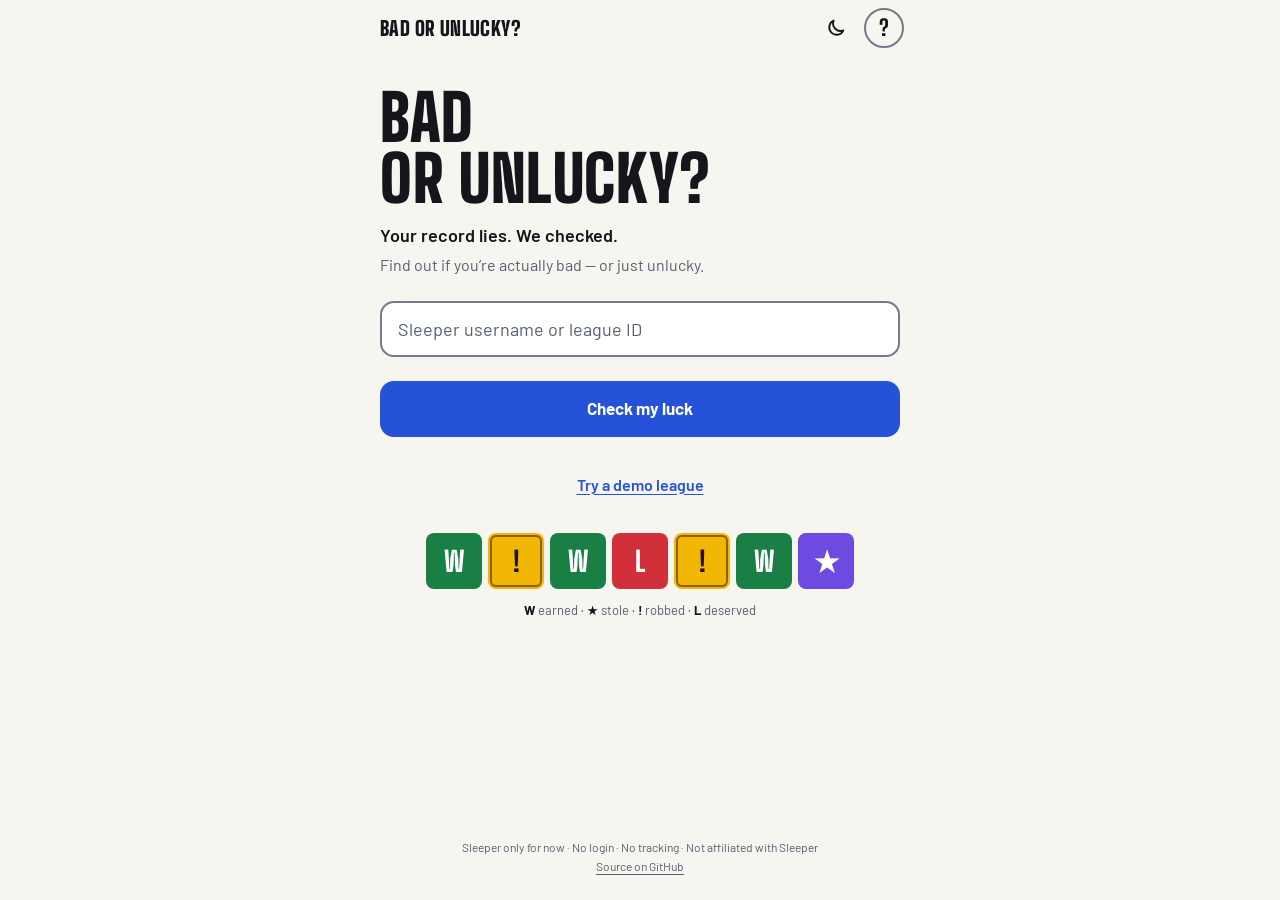
<file: index.html>
<!doctype html>
<html lang="en">
<head>
  <meta charset="utf-8">
  <meta http-equiv="Content-Security-Policy" content="default-src 'self'; script-src 'self'; style-src 'self'; img-src 'self' https://sleepercdn.com; font-src 'self'; connect-src https://api.sleeper.app https://api.sleeper.com; base-uri 'none'; form-action 'none'; object-src 'none'">
  <meta name="referrer" content="strict-origin-when-cross-origin">
  <meta name="viewport" content="width=device-width, initial-scale=1, viewport-fit=cover">
  <title>Bad or Unlucky?</title>
  <meta name="description" content="Is your fantasy football team actually bad, or just unlucky? Enter your Sleeper username and get a verdict in seconds. No login, no tracking.">
  <meta property="og:type" content="website">
  <meta property="og:site_name" content="Bad or Unlucky?">
  <meta property="og:title" content="Bad or Unlucky?">
  <meta property="og:description" content="Your record lies. We checked. Find out if your fantasy team is actually bad — or just unlucky.">
  <meta name="color-scheme" content="light dark">
  <meta name="theme-color" content="#F7F5F0" media="(prefers-color-scheme: light)">
  <meta name="theme-color" content="#0F1115" media="(prefers-color-scheme: dark)">
  <link rel="icon" href="assets/favicon.svg" type="image/svg+xml">
  <link rel="preload" href="assets/fonts/big-shoulders-display-latin.woff2" as="font" type="font/woff2" crossorigin>
  <link rel="stylesheet" href="css/styles.css">
  <script src="js/theme.js"></script>
  <script type="module" src="js/app.js"></script>
</head>
<body>
  <header class="topbar">
    <div class="topbar-inner">
      <button class="icon-btn back-btn" id="back-btn" type="button" aria-label="Back" hidden>
        <svg viewBox="0 0 24 24" width="24" height="24" aria-hidden="true" focusable="false"><path d="M15 5l-7 7 7 7" fill="none" stroke="currentColor" stroke-width="2.4" stroke-linecap="round" stroke-linejoin="round"/></svg>
      </button>
      <a class="wordmark" href="#/">Bad or Unlucky?</a>
      <div class="topbar-actions">
        <button class="icon-btn" id="theme-btn" type="button" aria-label="Switch to dark theme">
          <svg class="icon-moon" viewBox="0 0 24 24" width="22" height="22" aria-hidden="true" focusable="false"><path d="M20 14.5A8 8 0 0 1 9.5 4a8 8 0 1 0 10.5 10.5z" fill="none" stroke="currentColor" stroke-width="2" stroke-linejoin="round"/></svg>
          <svg class="icon-sun" viewBox="0 0 24 24" width="22" height="22" aria-hidden="true" focusable="false"><circle cx="12" cy="12" r="4.2" fill="none" stroke="currentColor" stroke-width="2"/><path d="M12 2.5v2.2M12 19.3v2.2M2.5 12h2.2M19.3 12h2.2M5.3 5.3l1.6 1.6M17.1 17.1l1.6 1.6M5.3 18.7l1.6-1.6M17.1 6.9l1.6-1.6" stroke="currentColor" stroke-width="2" stroke-linecap="round"/></svg>
        </button>
        <button class="icon-btn help-btn" id="help-btn" type="button" aria-haspopup="dialog" aria-controls="how" aria-label="How it works">?</button>
      </div>
    </div>
  </header>

  <main id="app" tabindex="-1">
    <noscript><p class="noscript">Bad or Unlucky? needs JavaScript to read your league from Sleeper. Nothing is tracked.</p></noscript>
  </main>

  <footer class="site-footer">
    <p>Sleeper only for now · No login · No tracking · Not affiliated with Sleeper</p>
    <p><a href="https://github.com/tylercairney99/bad-or-unlucky" rel="noopener">Source on GitHub</a></p>
  </footer>

  <div class="toast" id="toast" role="status" aria-live="polite"></div>
  <div class="sr-only" id="announcer" aria-live="polite"></div>

  <dialog class="sheet" id="how" aria-labelledby="how-title">
    <div class="sheet-inner">
      <div class="sheet-handle" aria-hidden="true"></div>
      <div class="sheet-head">
        <h2 id="how-title">How it works</h2>
        <button class="icon-btn" type="button" data-close aria-label="Close">
          <svg viewBox="0 0 24 24" width="22" height="22" aria-hidden="true" focusable="false"><path d="M6 6l12 12M18 6L6 18" stroke="currentColor" stroke-width="2.4" stroke-linecap="round"/></svg>
        </button>
      </div>
      <ol class="how-list">
        <li>We pull your league from Sleeper — public data, no login.</li>
        <li>Each week we compare your score with <em>every</em> team, not just your opponent.</li>
        <li>
          Each week gets a tile:
          <ul class="legend-list">
            <li><span class="tile tile-sm" data-k="earned" aria-hidden="true">W</span> Earned win — won and beat half the league</li>
            <li><span class="tile tile-sm" data-k="stole" aria-hidden="true">★</span> Stole a win — won but scored low</li>
            <li><span class="tile tile-sm" data-k="robbed" aria-hidden="true">!</span> Robbed — lost but beat half the league</li>
            <li><span class="tile tile-sm" data-k="deserved" aria-hidden="true">L</span> Deserved loss</li>
          </ul>
        </li>
        <li>Luck = schedule, opponents who went off against you, injuries, and your players slumping vs their own trend.</li>
      </ol>
      <table class="matrix">
        <caption class="sr-only">Verdicts by team strength and luck</caption>
        <thead>
          <tr><td></td><th scope="col">Unlucky</th><th scope="col">Fair</th><th scope="col">Lucky</th></tr>
        </thead>
        <tbody>
          <tr><th scope="row">Strong</th><td><span class="vchip" data-v="ROBBED">Robbed</span></td><td><span class="vchip" data-v="LEGIT">Legit</span></td><td><span class="vchip" data-v="COOKING">Cooking</span></td></tr>
          <tr><th scope="row">Weak</th><td><span class="vchip" data-v="CURSED">Cursed</span></td><td><span class="vchip" data-v="BAD">Bad</span></td><td><span class="vchip" data-v="FRAUD">Fraud</span></td></tr>
        </tbody>
      </table>
      <p class="footnote">Estimates, not gospel.</p>
      <button class="btn btn-primary" type="button" data-close>Got it</button>
    </div>
  </dialog>
</body>
</html>
</file>
<file: css/styles.css>
/* Bad or Unlucky? — styles. Tokens from docs/DESIGN_BRIEF.md §3 (UI font swapped to Barlow per D10). */

/* ───────────── fonts (self-hosted, OFL — see assets/fonts/OFL.txt) ───────────── */
@font-face {
  font-family: 'Barlow';
  font-style: normal;
  font-weight: 400;
  font-display: swap;
  src: url(../assets/fonts/barlow-400-latin.woff2) format('woff2');
}
@font-face {
  font-family: 'Barlow';
  font-style: normal;
  font-weight: 600;
  font-display: swap;
  src: url(../assets/fonts/barlow-600-latin.woff2) format('woff2');
}
@font-face {
  font-family: 'Barlow';
  font-style: normal;
  font-weight: 700;
  font-display: swap;
  src: url(../assets/fonts/barlow-700-latin.woff2) format('woff2');
}
@font-face {
  font-family: 'Big Shoulders Display';
  font-style: normal;
  font-weight: 800 900; /* variable font file */
  font-display: swap;
  src: url(../assets/fonts/big-shoulders-display-latin.woff2) format('woff2');
}

/* ───────────── tokens ───────────── */
:root {
  /* LIGHT */
  --bg: #F7F5F0; --surface: #FFFFFF; --surface-2: #EFECE4; --text: #14161B; --muted: #566070;
  --border: #D9D5CA; --input-border: #737A89; --accent: #2552D9; --on-accent: #FFFFFF; --focus: #1B3FB3; --error: #B3261E;
  --t-earned: #1A7F45; --t-earned-fg: #FFFFFF; --t-stole: #6E4BE0; --t-stole-fg: #FFFFFF;
  --t-robbed: #F2B705; --t-robbed-fg: #1A1300; --t-robbed-ring: #8A6100;
  --t-deserved: #D12F3A; --t-deserved-fg: #FFFFFF; --t-tie: #6B7385; --t-tie-fg: #FFFFFF; --t-bye: #DEDACF; --t-bye-fg: #4A5160;
  --v-robbed: #8A6100; --v-legit: #16743F; --v-cooking: #A84300; --v-cursed: #0B7285; --v-bad: #C42B36; --v-fraud: #5B3BC4;
  --sh-1: 0 1px 2px rgba(20,22,27,.06), 0 6px 18px rgba(20,22,27,.08); --sh-2: 0 -8px 40px rgba(20,22,27,.18);
  --r-sm: 8px; --r-md: 14px; --r-lg: 18px; --r-xl: 24px; --r-pill: 999px;
  --s-1: 4px; --s-2: 8px; --s-3: 12px; --s-4: 16px; --s-5: 24px; --s-6: 32px; --s-7: 48px; --s-8: 64px;
  --ease-out: cubic-bezier(.2,.8,.2,1); --ease-stamp: cubic-bezier(.2,.9,.3,1.4);
  --dur-flip: 320ms; --dur-stamp: 380ms; --stagger: 70ms; --col: 520px; --tile: 44px;
  --font-display: 'Big Shoulders Display', Impact, 'Arial Narrow Bold', sans-serif;
  --font-ui: 'Barlow', system-ui, -apple-system, 'Segoe UI', sans-serif;
  --gutter: 16px;
  color-scheme: light;
}
:root[data-theme="dark"] {
  --bg: #0F1115; --surface: #181B22; --surface-2: #20242D; --text: #F2F4F8; --muted: #A3ABBA;
  --border: #2C313C; --input-border: #6B7385; --accent: #5B8CFF; --on-accent: #0A0F1E; --focus: #8FB0FF; --error: #FF8A90;
  --t-earned: #2FA866; --t-earned-fg: #04150B; --t-stole: #9B7BFF; --t-stole-fg: #0D0620;
  --t-robbed: #F2B705; --t-robbed-fg: #1A1300; --t-robbed-ring: #F2B705;
  --t-deserved: #F0545B; --t-deserved-fg: #1F0508; --t-tie: #6B7385; --t-tie-fg: #FFFFFF; --t-bye: #2A2F3A; --t-bye-fg: #A3ABBA;
  --v-robbed: #F5C518; --v-legit: #3DD68C; --v-cooking: #FF8A3D; --v-cursed: #4FD1E6; --v-bad: #FF6B73; --v-fraud: #B79CFF;
  --sh-1: 0 1px 0 rgba(255,255,255,.04) inset, 0 10px 28px rgba(0,0,0,.45); --sh-2: 0 -10px 48px rgba(0,0,0,.6);
  color-scheme: dark;
}
/* Same dark tokens when JS is off (no data-theme) and the OS prefers dark. */
@media (prefers-color-scheme: dark) {
  :root:not([data-theme="light"]) {
    --bg: #0F1115; --surface: #181B22; --surface-2: #20242D; --text: #F2F4F8; --muted: #A3ABBA;
    --border: #2C313C; --input-border: #6B7385; --accent: #5B8CFF; --on-accent: #0A0F1E; --focus: #8FB0FF; --error: #FF8A90;
    --t-earned: #2FA866; --t-earned-fg: #04150B; --t-stole: #9B7BFF; --t-stole-fg: #0D0620;
    --t-robbed: #F2B705; --t-robbed-fg: #1A1300; --t-robbed-ring: #F2B705;
    --t-deserved: #F0545B; --t-deserved-fg: #1F0508; --t-tie: #6B7385; --t-tie-fg: #FFFFFF; --t-bye: #2A2F3A; --t-bye-fg: #A3ABBA;
    --v-robbed: #F5C518; --v-legit: #3DD68C; --v-cooking: #FF8A3D; --v-cursed: #4FD1E6; --v-bad: #FF6B73; --v-fraud: #B79CFF;
    --sh-1: 0 1px 0 rgba(255,255,255,.04) inset, 0 10px 28px rgba(0,0,0,.45); --sh-2: 0 -10px 48px rgba(0,0,0,.6);
    color-scheme: dark;
  }
}
@media (min-width: 600px) { :root { --tile: 56px; } }
@media (max-width: 359px) { :root { --gutter: 12px; } }

/* ───────────── base ───────────── */
*, *::before, *::after { box-sizing: border-box; }
html { -webkit-text-size-adjust: 100%; text-size-adjust: 100%; }
body {
  margin: 0;
  min-height: 100vh;
  min-height: 100dvh;
  display: flex;
  flex-direction: column;
  background: var(--bg);
  color: var(--text);
  font: 400 16px/1.5 var(--font-ui);
  -webkit-font-smoothing: antialiased;
  overflow-wrap: break-word;
}
h1, h2, h3, p, ol, ul { margin: 0; }
ol, ul { padding: 0; list-style: none; }
a { color: var(--accent); text-underline-offset: 3px; }
button, input { font: inherit; color: inherit; }
button { cursor: pointer; }
img { display: block; max-width: 100%; }
[hidden] { display: none !important; }
:focus-visible { outline: 3px solid var(--focus); outline-offset: 2px; }
main:focus, h1:focus, h2:focus { outline: none; }
.num, .tabular { font-variant-numeric: tabular-nums; }

.sr-only {
  position: absolute !important; width: 1px; height: 1px; padding: 0; margin: -1px;
  overflow: hidden; clip: rect(0 0 0 0); clip-path: inset(50%); white-space: nowrap; border: 0;
}
.offscreen { position: fixed; top: 0; left: -9999px; opacity: 0; }

/* ───────────── top bar / footer ───────────── */
.topbar { position: sticky; top: 0; z-index: 20; background: var(--bg); padding-top: env(safe-area-inset-top); }
.topbar-inner {
  max-width: calc(var(--col) + 2 * var(--gutter));
  height: 56px;
  margin: 0 auto;
  padding: 0 calc(var(--gutter) - 6px);
  display: flex;
  align-items: center;
  gap: var(--s-1);
}
.wordmark {
  font: 900 20px/1 var(--font-display);
  letter-spacing: .02em;
  text-transform: uppercase;
  color: var(--text);
  text-decoration: none;
  padding: 10px 6px;
  border-radius: var(--r-sm);
  white-space: nowrap;
}
.topbar-actions { margin-left: auto; display: flex; gap: var(--s-1); }
.icon-btn {
  width: 44px; height: 44px; flex: none;
  display: inline-grid; place-items: center;
  border: 0; border-radius: var(--r-pill);
  background: transparent; color: var(--text);
}
.icon-btn:hover { background: var(--surface-2); }
.help-btn { font: 800 22px/1 var(--font-display); border: 2px solid var(--input-border); width: 40px; height: 40px; margin: 2px; }
:root[data-theme="dark"] .icon-moon, :root:not([data-theme="dark"]) .icon-sun { display: none; }

main {
  flex: 1;
  width: 100%;
  max-width: calc(var(--col) + 2 * var(--gutter));
  margin: 0 auto;
  padding: 0 var(--gutter) var(--s-6);
}
.site-footer {
  padding: var(--s-5) var(--gutter) calc(var(--s-5) + env(safe-area-inset-bottom));
  text-align: center;
  font-size: 12px;
  line-height: 1.6;
  color: var(--muted);
}
.site-footer a { color: var(--muted); }
.noscript { padding: var(--s-6) 0; }

/* ───────────── buttons, inputs, chips ───────────── */
.btn {
  display: inline-flex; align-items: center; justify-content: center; gap: var(--s-2);
  min-height: 44px; padding: 0 var(--s-4);
  border-radius: var(--r-md); border: 2px solid transparent;
  font-weight: 700; font-size: 16px; text-decoration: none;
  transition: transform 80ms ease-out;
}
.btn:active { transform: scale(.98); }
.btn-primary { background: var(--accent); color: var(--on-accent); width: 100%; min-height: 56px; font-size: 17px; }
.btn-secondary { background: var(--surface); color: var(--text); border-color: var(--input-border); }
.btn-small { min-height: 44px; font-size: 15px; padding: 0 var(--s-3); }
.link-btn {
  background: none; border: 0; padding: var(--s-3) var(--s-2); min-height: 44px;
  color: var(--accent); font-weight: 600; text-decoration: underline; text-underline-offset: 3px;
}

.field { display: grid; gap: var(--s-3); }
.input {
  width: 100%; height: 56px; padding: 0 var(--s-4);
  border: 2px solid var(--input-border); border-radius: var(--r-md);
  background: var(--surface); color: var(--text);
  font-size: 18px;
}
.input::placeholder { color: var(--muted); opacity: 1; }
.input[aria-invalid="true"] { border-color: var(--error); }
.input.shake { animation: shake 240ms ease-in-out; }
.input-sm { height: 48px; font-size: 16px; }

.error {
  display: flex; gap: var(--s-2); align-items: flex-start;
  color: var(--error); font-weight: 600; font-size: 15px;
}
.error:empty { display: none; }
.error-icon { flex: none; }
.error-actions { display: flex; flex-wrap: wrap; gap: var(--s-2); margin-top: var(--s-2); }

.chips { display: flex; flex-wrap: wrap; gap: var(--s-2); }
.chip {
  display: inline-flex; align-items: center; min-height: 44px; padding: 0 var(--s-4);
  border-radius: var(--r-pill); border: 2px solid var(--input-border);
  color: var(--text); text-decoration: none; font-weight: 600; font-variant-numeric: tabular-nums;
}
.chip[aria-current="page"] { background: var(--text); color: var(--bg); border-color: var(--text); }

.avatar {
  position: relative; flex: none;
  width: 40px; height: 40px; border-radius: 50%;
  display: inline-grid; place-items: center; overflow: hidden;
  background: var(--surface-2); color: var(--muted);
  font: 800 18px/1 var(--font-display);
}
.avatar img { position: absolute; inset: 0; width: 100%; height: 100%; object-fit: cover; }

/* ───────────── shared view bits ───────────── */
.view { padding-top: var(--s-4); }
/* One column that can shrink below its content: a long unbroken API name (league/team) must wrap or
   ellipsize, never widen the grid track and push the page sideways (QA: 320px overflow). */
.landing, .picker, .result, .result-card, .board { grid-template-columns: minmax(0, 1fr); }
.screen-title { font-size: 24px; line-height: 1.2; font-weight: 700; }
.sub { color: var(--muted); font-size: 15px; margin-top: var(--s-1); }
.caps { font-size: 12px; font-weight: 600; letter-spacing: .08em; text-transform: uppercase; color: var(--muted); }
.footnote { font-size: 13px; color: var(--muted); }
.ellipsis { overflow: hidden; text-overflow: ellipsis; white-space: nowrap; min-width: 0; }
.chalk { border: 0; border-top: 2px dashed var(--border); margin: var(--s-5) 0; }

/* ───────────── tiles ───────────── */
.tiles {
  display: grid;
  grid-template-columns: repeat(7, minmax(0, var(--tile)));
  justify-content: center;
  gap: 6px;
}
.tile {
  --fill: var(--surface-2); --fg: var(--muted); --ring: 0 0 0 0 transparent; --bs: solid; --bc: transparent;
  display: grid; place-items: center;
  width: 100%; aspect-ratio: 1;
  border-radius: var(--r-sm);
  border: 2px var(--bs) var(--bc);
  background: var(--fill); color: var(--fg); box-shadow: var(--ring);
  font: 800 clamp(18px, 5.4vw, 28px)/1 var(--font-display);
  user-select: none;
}
.tile[data-k="earned"] { --fill: var(--t-earned); --fg: var(--t-earned-fg); }
.tile[data-k="stole"] { --fill: var(--t-stole); --fg: var(--t-stole-fg); }
.tile[data-k="robbed"] { --fill: var(--t-robbed); --fg: var(--t-robbed-fg); --ring: inset 0 0 0 2px var(--t-robbed-ring); }
.tile[data-k="deserved"] { --fill: var(--t-deserved); --fg: var(--t-deserved-fg); }
.tile[data-k="tie"] { --fill: var(--t-tie); --fg: var(--t-tie-fg); }
.tile[data-k="bye"] { --fill: var(--t-bye); --fg: var(--t-bye-fg); --bs: dashed; --bc: var(--input-border); }
.tile-sm { display: inline-grid; width: 28px; font-size: 16px; vertical-align: middle; }

.tile-btn {
  display: flex; flex-direction: column; align-items: center; gap: 3px;
  width: 100%; min-height: 44px; padding: 0;
  background: none; border: 0; border-radius: var(--r-sm);
}
.tile-btn[aria-pressed="true"] .tile { outline: 3px solid var(--text); outline-offset: 2px; }
.wk { font-size: 11px; line-height: 1.2; color: var(--muted); font-variant-numeric: tabular-nums; }

@keyframes flip {
  0%    { transform: rotateX(0); background: var(--surface-2); color: transparent; box-shadow: none; border-style: solid; border-color: var(--border); }
  49.9% { transform: rotateX(90deg); background: var(--surface-2); color: transparent; box-shadow: none; border-style: solid; border-color: var(--border); }
  50%   { transform: rotateX(90deg); background: var(--fill); color: var(--fg); box-shadow: var(--ring); border-style: var(--bs); border-color: var(--bc); }
  100%  { transform: rotateX(0); background: var(--fill); color: var(--fg); box-shadow: var(--ring); border-style: var(--bs); border-color: var(--bc); }
}
.flipping .tile {
  animation: flip var(--dur-flip) var(--ease-out) both;
  animation-delay: calc(var(--i, 0) * var(--stagger));
}

/* ───────────── landing ───────────── */
.landing { padding-top: var(--s-6); display: grid; gap: var(--s-5); }
.hero-title { font: 900 56px/.95 var(--font-display); text-transform: uppercase; letter-spacing: .01em; }
.hero-title span { display: block; }
.tagline { font-size: 18px; font-weight: 600; margin-top: var(--s-3); }
.tagline-sub { color: var(--muted); margin-top: var(--s-1); }
.landing-form { display: grid; gap: var(--s-3); }
.demo-link { justify-self: center; }
.sample { display: grid; gap: var(--s-3); justify-items: center; }
.sample .tiles { width: 100%; }
.legend { font-size: 13px; color: var(--muted); text-align: center; }
.legend b { color: var(--text); font-weight: 700; }
.hook { font-size: 13px; color: var(--muted); text-align: center; }
@media (min-width: 600px) { .hero-title { font-size: 64px; } }

/* ───────────── pickers ───────────── */
.picker { display: grid; gap: var(--s-4); }
.card-list { display: grid; gap: var(--s-3); }
.card {
  display: flex; align-items: center; gap: var(--s-3);
  min-height: 72px; padding: var(--s-3) var(--s-4);
  background: var(--surface); border: 1px solid var(--border); border-radius: var(--r-lg);
  box-shadow: var(--sh-1);
  color: var(--text); text-decoration: none;
  width: 100%; text-align: left;
}
.card:hover { border-color: var(--input-border); }
.card-body { flex: 1; min-width: 0; display: grid; }
.card-title { font-size: 16px; line-height: 1.3; font-weight: 600; }
.card-meta { font-size: 13px; line-height: 1.4; color: var(--muted); }
.chev { flex: none; width: 10px; height: 10px; border-right: 2.5px solid var(--muted); border-top: 2.5px solid var(--muted); transform: rotate(45deg); margin-right: 4px; }
.card-record { flex: none; font-weight: 700; font-variant-numeric: tabular-nums; }
.team-card { min-height: 64px; }
.empty { color: var(--muted); padding: var(--s-4) 0; }

/* ───────────── loading ───────────── */
.loading { display: grid; gap: var(--s-5); padding-top: var(--s-7); justify-items: center; text-align: center; }
.loading .tiles { width: 100%; }
.skel-tile { aspect-ratio: 1; border-radius: var(--r-sm); background: var(--surface-2); border: 2px solid var(--border); animation: pulse 1.2s ease-in-out infinite; }
.loading-line { font: 800 26px/1.1 var(--font-display); text-transform: uppercase; letter-spacing: .02em; min-height: 2.2em; display: grid; place-items: center; transition: opacity 200ms ease; }
.loading-line.out { opacity: 0; }
.steps { display: grid; gap: var(--s-2); text-align: left; font-size: 15px; }
.step { display: flex; gap: var(--s-2); align-items: center; color: var(--muted); }
.step::before {
  content: ''; flex: none; width: 20px; height: 20px; border-radius: 50%;
  border: 2px solid var(--input-border);
}
.step[data-state="active"] { color: var(--text); }
.step[data-state="done"] { color: var(--text); }
.step[data-state="done"]::before {
  content: '✓'; display: grid; place-items: center; font-size: 13px; font-weight: 700;
  background: var(--t-earned); border-color: var(--t-earned); color: var(--t-earned-fg);
}
.slow { font-size: 14px; color: var(--muted); }
@keyframes pulse { 50% { opacity: .45; } }

/* ───────────── result ───────────── */
.result { display: grid; gap: var(--s-5); }
.result-card {
  background: var(--surface); border-radius: var(--r-xl); box-shadow: var(--sh-1);
  padding: var(--s-4); display: grid; gap: var(--s-4);
  overflow: hidden; /* the stamp ring must not cause horizontal scroll */
}
@media (max-width: 359px) { .result-card { padding: var(--s-3); } .tiles { gap: 4px; } }
.context { display: flex; flex-wrap: wrap; justify-content: space-between; gap: var(--s-1) var(--s-3); align-items: baseline; font-size: 13px; }
.context-name { font-weight: 600; flex: 1 1 12em; }
.context-meta { color: var(--muted); font-variant-numeric: tabular-nums; flex: none; }
.tile-detail { min-height: 2.9em; font-size: 14px; line-height: 1.45; color: var(--muted); text-align: center; }
.tile-detail strong { color: var(--text); }

.verdict { display: grid; justify-items: center; text-align: center; gap: var(--s-3); padding: var(--s-2) 0; container-type: inline-size; }
.stamp {
  --v: var(--text);
  position: relative;
  display: inline-flex; align-items: center; gap: .12em;
  max-width: 100%;
  padding: .1em .2em .06em;
  font: 900 clamp(56px, 17vw, 120px)/.9 var(--font-display);
  /* Sized from the card width so the widest word (+ emoji) never overflows at 320px. */
  font-size: min(120px, 23cqi);
  text-transform: uppercase; letter-spacing: .02em; white-space: nowrap;
  color: var(--v);
  background: var(--surface);
  background: color-mix(in srgb, var(--v) 10%, var(--surface));
  border: 3px solid var(--v); outline: 2px solid var(--v); outline-offset: -8px;
  border-radius: var(--r-md);
  transform: rotate(-3deg);
}
.stamp[data-v="COOKING"] { font-size: clamp(48px, 15vw, 104px); font-size: min(104px, 20cqi); }
.stamp-emoji { font-size: .48em; line-height: 1; }
.stamp-emoji, .board-emoji, .super > [aria-hidden] { font-family: 'Apple Color Emoji', 'Segoe UI Emoji', 'Noto Color Emoji', sans-serif; }
[data-v="ROBBED"] { --v: var(--v-robbed); }
[data-v="LEGIT"] { --v: var(--v-legit); }
[data-v="COOKING"] { --v: var(--v-cooking); }
[data-v="CURSED"] { --v: var(--v-cursed); }
[data-v="BAD"] { --v: var(--v-bad); }
[data-v="FRAUD"] { --v: var(--v-fraud); }
.verdict-sub { font-size: 15px; font-weight: 600; color: var(--muted); }
.verdict-headline { font-size: 18px; line-height: 1.4; font-weight: 600; }

.record-pair { display: grid; grid-template-columns: 1fr 1fr; gap: var(--s-3); text-align: center; }
.record-pair > div { display: grid; gap: 2px; padding: var(--s-3) var(--s-2); border-top: 2px dashed var(--border); }
.big-num { font: 800 32px/1 var(--font-display); font-variant-numeric: tabular-nums; letter-spacing: .01em; }
.record-label { font-size: 13px; color: var(--muted); }

.share-bar {
  position: sticky; bottom: 0; z-index: 10;
  display: flex; gap: var(--s-3);
  margin: 0 calc(-1 * var(--gutter));
  padding: var(--s-3) var(--gutter) calc(var(--s-3) + env(safe-area-inset-bottom));
  background: var(--bg);
  border-top: 1px solid var(--border);
}
.share-bar .btn-primary { flex: 1; }
.share-bar .btn-secondary { flex: none; min-height: 56px; }
.share-fallback { display: grid; gap: var(--s-2); }
.share-fallback textarea { width: 100%; min-height: 9em; font: 15px/1.4 var(--font-ui); padding: var(--s-3); border-radius: var(--r-md); border: 2px solid var(--input-border); background: var(--surface); color: var(--text); }

.section { display: grid; gap: var(--s-3); }
.section-title { font-size: 12px; font-weight: 700; letter-spacing: .08em; text-transform: uppercase; color: var(--muted); }
.why-list { display: grid; gap: var(--s-2); counter-reset: why; }
.why-list li {
  display: grid; grid-template-columns: 36px 1fr; gap: var(--s-3); align-items: start;
  padding: var(--s-3); background: var(--surface); border-radius: var(--r-md);
}
.why-list li::before {
  counter-increment: why; content: counter(why);
  font: 900 30px/1 var(--font-display); color: var(--muted); text-align: center;
}

.breakdown { display: grid; gap: var(--s-2); }
.luck-row { background: var(--surface); border-radius: var(--r-md); }
.luck-row > summary {
  list-style: none; cursor: pointer;
  display: grid; gap: var(--s-2);
  padding: var(--s-3) var(--s-4);
  min-height: 94px; border-radius: var(--r-md);
}
.luck-row > summary::-webkit-details-marker { display: none; }
.luck-head { display: flex; gap: var(--s-2); align-items: baseline; justify-content: space-between; }
.luck-label { font-weight: 600; }
.luck-value { font-weight: 700; font-variant-numeric: tabular-nums; white-space: nowrap; }
.luck-rank { font-size: 13px; color: var(--muted); display: flex; justify-content: space-between; gap: var(--s-2); }
.luck-rank::after { content: 'Details'; font-weight: 600; color: var(--accent); }
.luck-row[open] .luck-rank::after { content: 'Hide'; }
.luck-row.no-cases .luck-rank::after { content: none; }
.tag { display: inline-block; margin-left: var(--s-1); padding: 0 6px; border-radius: var(--r-pill); border: 1px solid var(--input-border); font-size: 11px; font-weight: 600; color: var(--muted); vertical-align: 2px; }
.cases { display: grid; gap: var(--s-1); padding: 0 var(--s-4) var(--s-4); font-size: 14px; }
.cases li { display: flex; justify-content: space-between; gap: var(--s-3); border-top: 1px dashed var(--border); padding-top: var(--s-1); }
.cases .num { flex: none; font-weight: 600; }
.cases li > span:first-child { min-width: 0; overflow-wrap: anywhere; } /* long opponent names wrap (QA) */
.cases-note { font-size: 13px; color: var(--muted); padding: 0 var(--s-4) var(--s-4); }

.dbar { position: relative; height: 10px; border-radius: var(--r-pill); background: var(--surface-2); }
.dbar::before { content: ''; position: absolute; left: calc(50% - 1px); top: -3px; bottom: -3px; width: 2px; background: var(--muted); border-radius: 2px; }
.dbar-fill { position: absolute; top: 0; bottom: 0; }
.dbar-fill.neg { right: 50%; background: var(--t-robbed); box-shadow: inset 0 0 0 1px var(--t-robbed-ring); border-radius: var(--r-pill) 0 0 var(--r-pill); }
.dbar-fill.pos { left: 50%; background: var(--t-stole); border-radius: 0 var(--r-pill) var(--r-pill) 0; }
.dbar-legend { display: flex; justify-content: space-between; font-size: 11px; color: var(--muted); }

.eff { background: var(--surface); border-radius: var(--r-md); padding: var(--s-3) var(--s-4); display: grid; gap: var(--s-2); min-height: 96px; }
.eff-line { display: flex; flex-wrap: wrap; gap: var(--s-1) var(--s-3); align-items: baseline; }
.eff-pct { font: 800 32px/1 var(--font-display); font-variant-numeric: tabular-nums; }
.eff-meta { color: var(--muted); font-size: 14px; }
.hbar { height: 10px; border-radius: var(--r-pill); background: var(--surface-2); overflow: hidden; }
.hbar-fill { height: 100%; background: var(--accent); border-radius: var(--r-pill); }

.result-links { display: flex; flex-wrap: wrap; justify-content: center; gap: 0 var(--s-4); }

.skeleton {
  border-radius: var(--r-md);
  background: linear-gradient(90deg, var(--surface-2) 0%, var(--surface) 50%, var(--surface-2) 100%);
  background-size: 200% 100%;
  animation: shimmer 1.2s linear infinite;
}
.skeleton-row { min-height: 94px; padding: var(--s-3) var(--s-4); display: grid; align-content: center; color: var(--muted); font-size: 14px; }
.eff.skeleton-row { min-height: 96px; }
@keyframes shimmer { from { background-position: 200% 0; } to { background-position: 0 0; } }

/* Reveal choreography (DESIGN_BRIEF §6). JS sets --stagger and --stamp-delay on .result, adds .reveal, removes it to skip. */
.reveal .stamp { animation: stamp var(--dur-stamp) var(--ease-stamp) var(--stamp-delay) both; }
.reveal .stamp::after {
  content: ''; position: absolute; inset: -3px; border: 3px solid var(--v); border-radius: inherit; opacity: 0;
  animation: ring 500ms ease-out calc(var(--stamp-delay) + 230ms) both;
}
.reveal .result-card { animation: thud 120ms ease-out calc(var(--stamp-delay) + 230ms); }
.reveal .rv { animation: fade-up 200ms var(--ease-out) calc(var(--stamp-delay) + var(--dur-stamp) + var(--rv, 0ms)) both; }
.reveal .share-bar { animation: bar-up 200ms var(--ease-out) calc(var(--stamp-delay) + var(--dur-stamp) + 180ms) both; }
.fade-in { animation: fade 150ms ease-out both; }

@keyframes stamp {
  0% { transform: scale(1.8) rotate(-9deg); opacity: 0; }
  60% { transform: scale(.94) rotate(-3deg); opacity: 1; }
  100% { transform: scale(1) rotate(-3deg); opacity: 1; }
}
@keyframes ring { 0% { inset: -3px; opacity: .8; } 100% { inset: -27px; opacity: 0; } }
@keyframes thud { 50% { transform: translateY(2px); } }
@keyframes fade-up { from { opacity: 0; transform: translateY(8px); } to { opacity: 1; transform: none; } }
@keyframes bar-up { from { transform: translateY(100%); } to { transform: none; } }
@keyframes fade { from { opacity: 0; } to { opacity: 1; } }
@keyframes shake { 25% { transform: translateX(-4px); } 75% { transform: translateX(4px); } }

.io-pending { opacity: 0; transform: translateY(12px); }
.io-in { opacity: 1; transform: none; transition: opacity 300ms var(--ease-out), transform 300ms var(--ease-out); }

/* ───────────── leaderboard ───────────── */
.board { display: grid; gap: var(--s-4); }
.superlatives { display: flex; flex-wrap: wrap; gap: var(--s-2); }
.super {
  display: inline-flex; gap: 6px; align-items: center; max-width: 100%;
  padding: 6px var(--s-3); border-radius: var(--r-pill);
  background: var(--surface); border: 1px solid var(--border); font-size: 14px;
}
.super b { font-weight: 600; }
.segmented { display: grid; grid-template-columns: 1fr 1fr; padding: 4px; gap: 4px; border-radius: var(--r-md); background: var(--surface-2); }
.segmented button { min-height: 44px; border: 0; border-radius: 10px; background: transparent; font-weight: 600; color: var(--muted); }
.segmented button[aria-pressed="true"] { background: var(--surface); color: var(--text); box-shadow: var(--sh-1); }
.board-list { display: grid; gap: 6px; }
.board-row {
  display: grid; grid-template-columns: 28px 1fr auto 28px; gap: var(--s-3); align-items: center;
  min-height: 56px; padding: var(--s-2) var(--s-3);
  background: var(--surface); border-radius: var(--r-md);
  color: var(--text); text-decoration: none;
}
.board-row.you { box-shadow: inset 3px 0 0 var(--accent); }
.board-rank { font: 800 20px/1 var(--font-display); font-variant-numeric: tabular-nums; text-align: center; color: var(--muted); }
.board-names { display: grid; min-width: 0; }
.board-name { font-size: 15px; font-weight: 600; line-height: 1.3; display: flex; gap: var(--s-2); align-items: center; min-width: 0; }
.board-mgr { font-size: 12px; color: var(--muted); }
.board-delta { font-weight: 700; font-variant-numeric: tabular-nums; }
.board-delta.neg { color: var(--v-robbed); }
.board-delta.pos { color: var(--v-fraud); }
.board-emoji { font-size: 20px; text-align: center; }
.you-pill { flex: none; padding: 1px 7px; border-radius: var(--r-pill); background: var(--accent); color: var(--on-accent); font-size: 11px; font-weight: 700; letter-spacing: .06em; }

/* ───────────── how-it-works sheet ───────────── */
.sheet {
  padding: 0; border: 0; color: var(--text); background: var(--surface);
  width: 100%; max-width: 100%; max-height: 90vh; max-height: 90dvh;
  margin: auto 0 0; border-radius: var(--r-xl) var(--r-xl) 0 0;
  box-shadow: var(--sh-2);
}
.sheet::backdrop { background: rgba(0, 0, 0, .6); }
.sheet[open] { animation: sheet-up 220ms var(--ease-out); }
.sheet-inner { padding: var(--s-2) var(--s-5) calc(var(--s-5) + env(safe-area-inset-bottom)); display: grid; gap: var(--s-4); }
.sheet-handle { justify-self: center; width: 40px; height: 5px; border-radius: 3px; background: var(--border); }
.sheet-head { display: flex; justify-content: space-between; align-items: center; margin-right: -10px; }
.sheet-head h2 { font-size: 24px; line-height: 1.2; }
.how-list { display: grid; gap: var(--s-3); list-style: decimal; padding-left: 1.3em; }
.how-list ::marker { font-weight: 700; color: var(--muted); }
.legend-list { display: grid; gap: 6px; margin-top: var(--s-2); }
.legend-list li { display: flex; gap: var(--s-2); align-items: center; font-size: 15px; }
.matrix { width: 100%; border-collapse: separate; border-spacing: 6px; font-size: 13px; margin: 0 -6px; }
.matrix th { font-weight: 600; color: var(--muted); text-align: center; }
.matrix th[scope="row"] { text-align: left; }
.matrix td { text-align: center; }
.vchip {
  display: block; padding: 6px 4px; border-radius: var(--r-sm);
  font: 900 16px/1 var(--font-display); text-transform: uppercase; letter-spacing: .03em;
  color: var(--v); border: 2px solid var(--v);
  background: color-mix(in srgb, var(--v) 10%, var(--surface));
}
@media (min-width: 600px) {
  .sheet { width: 480px; margin: auto; border-radius: var(--r-xl); }
  .sheet-handle { display: none; }
  .sheet-inner { padding-top: var(--s-5); }
}
@keyframes sheet-up { from { transform: translateY(24px); opacity: 0; } to { transform: none; opacity: 1; } }

/* ───────────── toast ───────────── */
.toast {
  position: fixed; left: 50%; bottom: calc(96px + env(safe-area-inset-bottom)); z-index: 50;
  transform: translate(-50%, 20px); opacity: 0; pointer-events: none;
  max-width: calc(100vw - 2 * var(--gutter));
  padding: var(--s-3) var(--s-4); border-radius: var(--r-md);
  background: var(--text); color: var(--bg); font-weight: 600; font-size: 15px; text-align: center;
  transition: opacity 180ms ease, transform 180ms var(--ease-out);
}
.toast.show { opacity: 1; transform: translate(-50%, 0); }

/* ───────────── motion & forced colors ───────────── */
@media (prefers-reduced-motion: reduce) {
  *, *::before, *::after { animation-duration: 1ms !important; animation-delay: 0ms !important; animation-iteration-count: 1 !important; transition-duration: 1ms !important; }
  .fade-in { animation: fade 150ms ease-out both !important; }
  .skel-tile, .skeleton { animation: none !important; }
  .btn:active { transform: none; }
}
@media (forced-colors: active) {
  .tile { border: 2px solid CanvasText; forced-color-adjust: none; background: Canvas; color: CanvasText; box-shadow: none; }
  .stamp, .vchip { forced-color-adjust: auto; border-color: CanvasText; }
  .dbar-fill, .hbar-fill { background: Highlight; }
}
</file>
